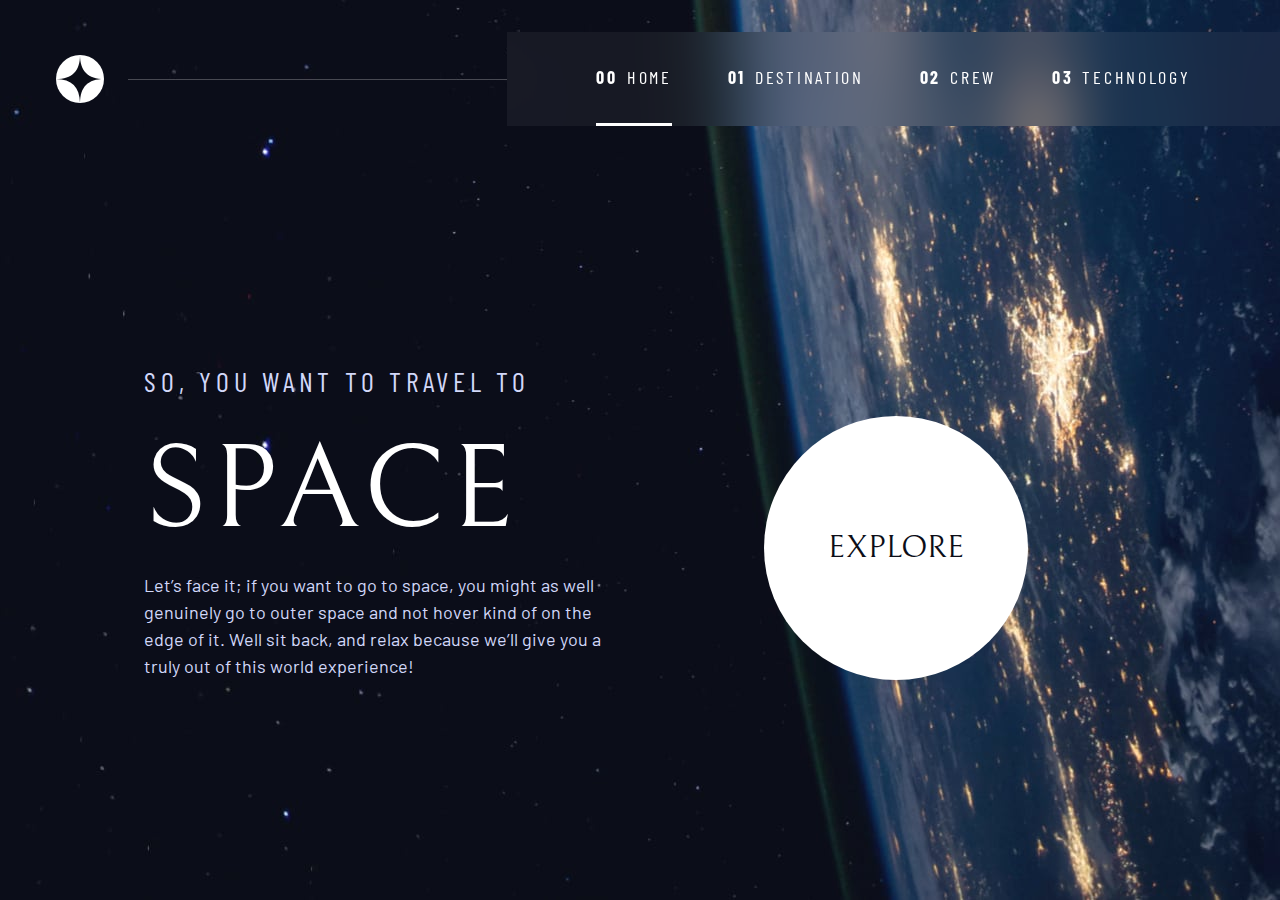
<file: index.html>
<!DOCTYPE html>
<html lang="en">
<head>
  <meta charset="UTF-8">
  <meta name="viewport" content="width=device-width, initial-scale=1.0">

  <link rel="icon" type="image/png" sizes="32x32" href="./assets/favicon-32x32.png">
  <link rel="preconnect" href="https://fonts.googleapis.com">
  <link rel="preconnect" href="https://fonts.gstatic.com" crossorigin>
  <link href="https://fonts.googleapis.com/css2?family=Barlow+Condensed:wght@400;700&family=Barlow:wght@400;700&family=Bellefair&display=swap" rel="stylesheet">
  <link rel="stylesheet" href="index.css">
  <title>Frontend Mentor | Space tourism website</title>
  <script src="navigation.js" defer></script>
</head>

<body class="home">
  <a class="skip-to-content" href="#main">Skip to content</a>
  <header class="primary-header flex">
    <div>
      <img src="./assets/shared/logo.svg" alt="Space tourism logo" class="logo" />
    </div>
    <button class="mobile-nav-toggle" aria-controls="primary-navigation"><span class="sr-only" aria-expanded="false">Menu</span></button>
    <nav>
      <ul id="primary-navigation" data-visible="false" class="primary-navigation underline-indicators sideline-indicators flex">
        <li class="active"><a class="ff-sans-cond uppercase text-white letter-spacing-2" href="index.html" ><span aria-hidden="true">00</span>Home</a></li>
        <li><a class="ff-sans-cond uppercase text-white letter-spacing-2" href="destination.html"><span aria-hidden="true">01</span>Destination</a></li>
        <li><a class="ff-sans-cond uppercase text-white letter-spacing-2" href="crew.html"><span aria-hidden="true">02</span>Crew</a></li>
        <li><a class="ff-sans-cond uppercase text-white letter-spacing-2" href="technology.html"><span aria-hidden="true">03</span>Technology</a></li>
      </ul>
    </nav>
  </header>

  <main id="main" class="grid-container grid-container--home">
    <div class="flow">
      <h1 class="text-accent fs-500 ff-sans-cond uppercase letter-spacing-1">So, you want to travel to
      <span class="d-inline-block fs-900 ff-serif text-white">Space</span></h1>
      <p class="text-accent">
        Let’s face it; if you want to go to space, you might as well genuinely go to 
        outer space and not hover kind of on the edge of it. Well sit back, and relax 
        because we’ll give you a truly out of this world experience!
      </p>
    </div>

    <div>
      <a href="destination.html" class="large-button uppercase ff-serif text-dark bg-white">Explore</a>
    </div>
  </main>
</body>
</html>
</file>
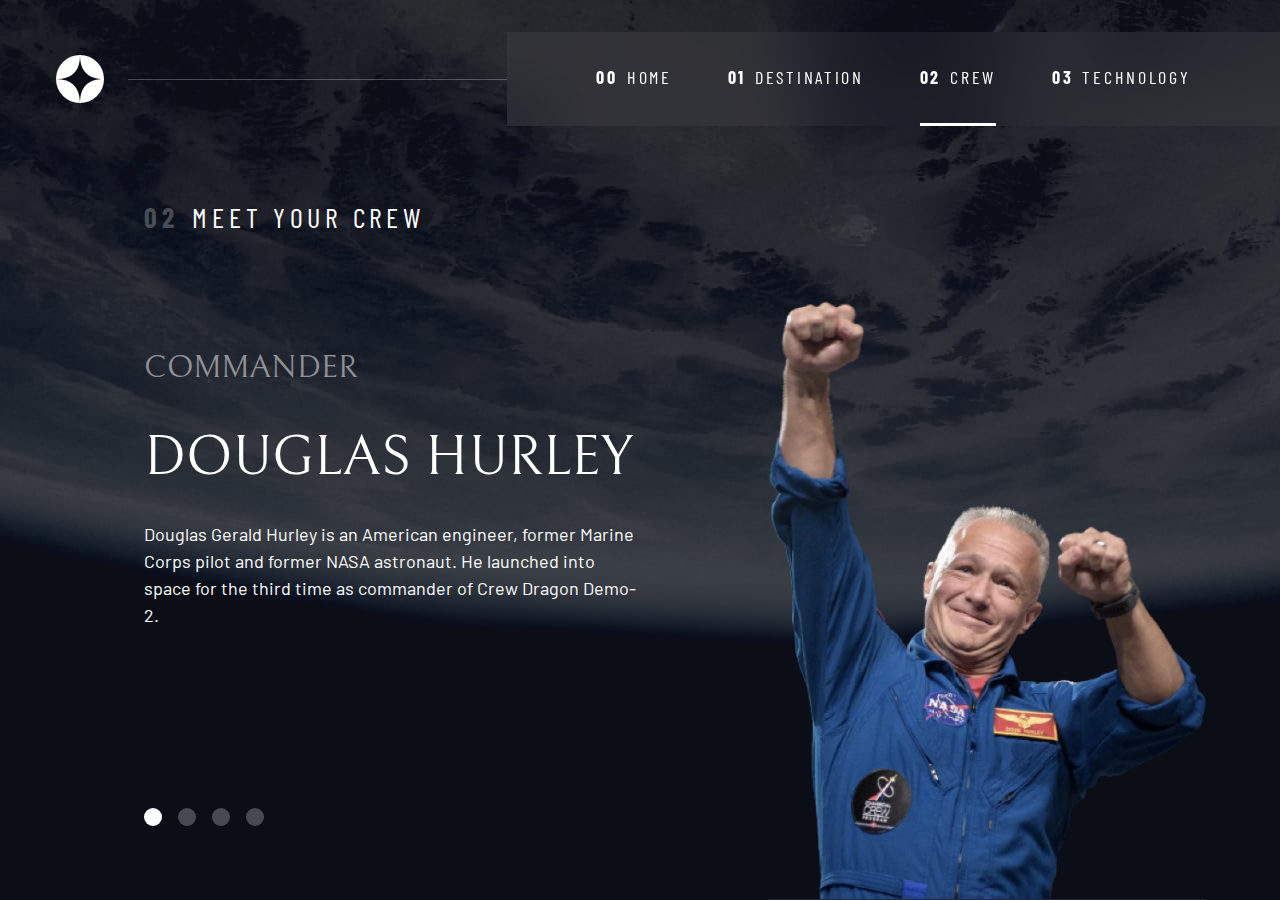
<file: crew.html>
<!DOCTYPE html>
<html lang="en">
<head>
  <meta charset="UTF-8">
  <meta name="viewport" content="width=device-width, initial-scale=1.0">

  <link rel="icon" type="image/png" sizes="32x32" href="./assets/favicon-32x32.png">
  <link rel="preconnect" href="https://fonts.googleapis.com">
  <link rel="preconnect" href="https://fonts.gstatic.com" crossorigin>
  <link href="https://fonts.googleapis.com/css2?family=Barlow+Condensed:wght@400;700&family=Barlow:wght@400;700&family=Bellefair&display=swap" rel="stylesheet">
  <link rel="stylesheet" href="index.css">
  <title>Frontend Mentor | Space tourism website</title>
  <script src="navigation.js" defer></script>
  <script src="tabs.js" defer></script>
</head>

<body class="crew">
  <a class="skip-to-content" href="#main">Skip to content</a>
  <header class="primary-header flex">
    <div>
      <img src="./assets/shared/logo.svg" alt="Space tourism logo" class="logo" />
    </div>
    <button class="mobile-nav-toggle" aria-controls="primary-navigation"><span class="sr-only" aria-expanded="false">Menu</span></button>
    <nav>
      <ul id="primary-navigation" data-visible="false" class="primary-navigation underline-indicators flex">
        <li><a class="ff-sans-cond uppercase text-white letter-spacing-2" href="index.html" ><span aria-hidden="true">00</span>Home</a></li>
        <li><a class="ff-sans-cond uppercase text-white letter-spacing-2" href="destination.html"><span aria-hidden="true">01</span>Destination</a></li>
        <li class="active"><a class="ff-sans-cond uppercase text-white letter-spacing-2" href="crew.html"><span aria-hidden="true">02</span>Crew</a></li>
        <li><a class="ff-sans-cond uppercase text-white letter-spacing-2" href="technology.html"><span aria-hidden="true">03</span>Technology</a></li>
      </ul>
    </nav>
  </header>

  <main id="main" class="grid-container grid-container--crew flow">
    <h1 class="numbered-title"><span aria-hidden="true">02</span>Meet your crew</h1>

    <div class="dot-indicators flex" role="tablist" aria-label="crew member list">
      <button aria-selected="true" aria-controls="commander-tab" role="tab" data-image="commander-image" tabindex="0"><span class="sr-only">The commander</span></button>
      <button aria-selected="false" aria-controls="mission-tab" role="tab" data-image="mission-image" tabindex="-1"><span class="sr-only">The mission specialist</span></button>
      <button aria-selected="false" aria-controls="pilot-tab" role="tab" data-image="pilot-image" tabindex="-1"><span class="sr-only">The pilot</span></button>
      <button aria-selected="false" aria-controls="crew-tab" role="tab" data-image="crew-image" tabindex="-1"><span class="sr-only">The crew engineer</span></button>
    </div>

    <!-- Commander -->
    <article class="crew-details flow" id="commander-tab" role="tabpanel" tabindex="0">
      <header class="flow flow--space--small">
        <h2 class="fs-600 ff-serif uppercase">Commander</h2>
        <p class="fs-700 uppercase ff-serif">Douglas Hurley</p>
      </header>
      <p>
        Douglas Gerald Hurley is an American engineer, former Marine Corps pilot 
        and former NASA astronaut. He launched into space for the third time as 
        commander of Crew Dragon Demo-2.
      </p>
    </article>

    <!-- Mission Specialist -->
    <article hidden class="crew-details flow" id="mission-tab" role="tabpanel" tabindex="0">
      <header class="flow flow--space--small">
        <h2 class="fs-600 ff-serif uppercase">Mission Specialist</h2>
        <p class="fs-700 uppercase ff-serif">Mark Shuttleworth</p>
      </header>
      <p>
        Mark Richard Shuttleworth is the founder and CEO of Canonical, the company behind 
        the Linux-based Ubuntu operating system. Shuttleworth became the first South 
        African to travel to space as a space tourist.
      </p>
    </article>

    <!-- Pilot -->
    <article hidden class="crew-details flow" id="pilot-tab" role="tabpanel" tabindex="0">
      <header class="flow flow--space--small">
        <h2 class="fs-600 ff-serif uppercase">Pilot</h2>
        <p class="fs-700 uppercase ff-serif">Victor Glover</p>
      </header>
      <p>
        Pilot on the first operational flight of the SpaceX Crew Dragon to the 
        International Space Station. Glover is a commander in the U.S. Navy where 
        he pilots an F/A-18.He was a crew member of Expedition 64, and served as a 
        station systems flight engineer. 
      </p>
    </article>

    <!-- Flight Engineer -->
    <article hidden class="crew-details flow" id="crew-tab" role="tabpanel" tabindex="0">
      <header class="flow flow--space--small">
        <h2 class="fs-600 ff-serif uppercase">Flight Engineer</h2>
        <p class="fs-700 uppercase ff-serif">Anousheh Ansari</p>
      </header>
      <p>
        Anousheh Ansari is an Iranian American engineer and co-founder of Prodea Systems. 
        Ansari was the fourth self-funded space tourist, the first self-funded woman to 
        fly to the ISS, and the first Iranian in space. 
      </p>
    </article>

    <picture id="commander-image">
      <source srcset="assets/crew/image-douglas-hurley.webp" type="image/webp" />
      <img src="assets/crew/image-douglas-hurley.png" alt="Douglas Hurley" />
    </picture>
    <picture hidden id="mission-image">
      <source srcset="assets/crew/image-mark-shuttleworth.webp" type="image/webp" />
      <img src="assets/crew/image-mark-shuttleworth.png" alt="Mark Shuttleworth" />
    </picture>
    <picture hidden id="pilot-image">
      <source srcset="assets/crew/image-victor-glover.webp" type="image/webp" />
      <img src="assets/crew/image-victor-glover.png" alt="Victor Glover" />
    </picture>
    <picture hidden id="crew-image">
      <source srcset="assets/crew/image-anousheh-ansari.webp" type="image/webp" />
      <img src="assets/crew/image-anousheh-ansari.png" alt="Anousheh Ansari" />
    </picture>
  </main>
</body>
</html>
</file>
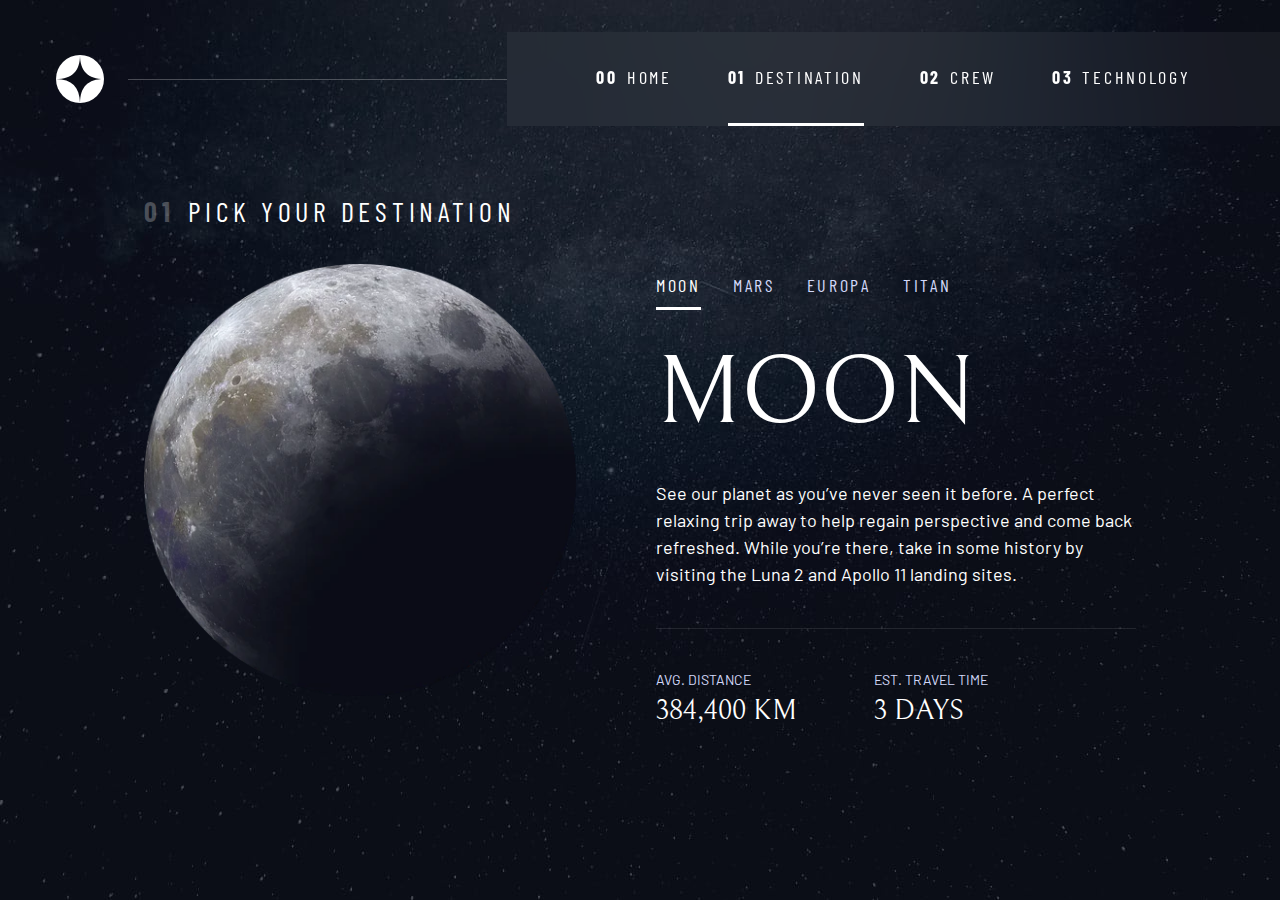
<file: destination.html>
<!DOCTYPE html>
<html lang="en">
<head>
  <meta charset="UTF-8">
  <meta name="viewport" content="width=device-width, initial-scale=1.0">

  <link rel="icon" type="image/png" sizes="32x32" href="./assets/favicon-32x32.png">
  <link rel="preconnect" href="https://fonts.googleapis.com">
  <link rel="preconnect" href="https://fonts.gstatic.com" crossorigin>
  <link href="https://fonts.googleapis.com/css2?family=Barlow+Condensed:wght@400;700&family=Barlow:wght@400;700&family=Bellefair&display=swap" rel="stylesheet">
  <link rel="stylesheet" href="index.css">
  <title>Frontend Mentor | Space tourism website</title>
  <script src="navigation.js" defer></script>
  <script src="tabs.js" defer></script>
</head>

<body class="destination">
  <a class="skip-to-content" href="#main">Skip to content</a>
  <header class="primary-header flex">
    <div>
      <img src="./assets/shared/logo.svg" alt="Space tourism logo" class="logo" />
    </div>
    <button class="mobile-nav-toggle" aria-controls="primary-navigation"><span class="sr-only" aria-expanded="false">Menu</span></button>
    <nav>
      <ul id="primary-navigation" data-visible="false" class="primary-navigation underline-indicators sideline-indicators flex">
        <li><a class="ff-sans-cond uppercase text-white letter-spacing-2" href="index.html" ><span aria-hidden="true">00</span>Home</a></li>
        <li class="active"><a class="ff-sans-cond uppercase text-white letter-spacing-2" href="destination.html"><span aria-hidden="true">01</span>Destination</a></li>
        <li><a class="ff-sans-cond uppercase text-white letter-spacing-2" href="crew.html"><span aria-hidden="true">02</span>Crew</a></li>
        <li><a class="ff-sans-cond uppercase text-white letter-spacing-2" href="technology.html"><span aria-hidden="true">03</span>Technology</a></li>
      </ul>
    </nav>
  </header>

  <main id="main" class="grid-container grid-container--destination flow">
    <h1 class="numbered-title"><span aria-hidden="true">01</span>Pick your destination</h1>

    <picture id="moon-image">
      <source srcset="./assets/destination/image-moon.webp" type="image/webp"/>
      <img src="./assets/destination/image-moon.png" alt="the moon" />
    </picture>
    <picture hidden id="mars-image">
      <source srcset="./assets/destination/image-mars.webp" type="image/webp"/>
      <img src="./assets/destination/image-mars.png" alt="the planet mars" />
    </picture>
    <picture hidden id="europa-image">
      <source srcset="./assets/destination/image-europa.webp" type="image/webp"/>
      <img src="./assets/destination/image-europa.png" alt="the planet europa" />
    </picture>
    <picture hidden id="titan-image">
      <source srcset="./assets/destination/image-titan.webp" type="image/webp"/>
      <img src="./assets/destination/image-titan.png" alt="the planet titan" />
    </picture>

    <div class="tab-list flex" role="tablist" aria-label="destination list">
      <button aria-selected="true" role="tab" aria-controls="moon-tab" class="uppercase ff-sans-cond text-accent letter-spacing-2" tabindex="0" data-image="moon-image">Moon</button>
      <button aria-selected="false" role="tab" aria-controls="mars-tab" class="uppercase ff-sans-cond text-accent letter-spacing-2" tabindex="-1" data-image="mars-image">Mars</button>
      <button aria-selected="false" role="tab" aria-controls="europa-tab" class="uppercase ff-sans-cond text-accent letter-spacing-2" tabindex="-1" data-image="europa-image">Europa</button>
      <button aria-selected="false" role="tab" aria-controls="titan-tab" class="uppercase ff-sans-cond text-accent letter-spacing-2" tabindex="-1" data-image="titan-image">Titan</button>
    </div>

    <!-- Moon -->
    <article class="destination-info flow" id="moon-tab" tabindex="0" role="tabpanel">
      <h2 class="fs-800 uppercase ff-serif">Moon</h2>
      <p>
        See our planet as you’ve never seen it before. A perfect relaxing trip away to help 
        regain perspective and come back refreshed. While you’re there, take in some history 
        by visiting the Luna 2 and Apollo 11 landing sites.
      </p>
      <div class="destination-meta flex">
        <div>
          <h3 class="text-accent fs-200 uppercase">Avg. distance</h3>
          <p class="ff-serif uppercase">384,400 km</p>
        </div>
        <div>
          <h3 class="text-accent fs-200 uppercase">Est. travel time</h3>
          <p class="ff-serif uppercase">3 days</p>
        </div>
      </div>
    </article>

    <!-- Mars -->
    <article hidden class="destination-info flow" id="mars-tab" tabindex="0" role="tabpanel">
      <h2 class="fs-800 uppercase ff-serif">Mars</h2>
      <p>
        Don’t forget to pack your hiking boots. You’ll need them to tackle Olympus Mons, 
        the tallest planetary mountain in our solar system. It’s two and a half times 
        the size of Everest!
      </p>
      <div class="destination-meta flex">
        <div>
          <h3 class="text-accent fs-200 uppercase">Avg. distance</h3>
          <p class="ff-serif uppercase">225 mil. km</p>
        </div>
        <div>
          <h3 class="text-accent fs-200 uppercase">Est. travel time</h3>
          <p class="ff-serif uppercase">9 months</p>
        </div>
      </div>
    </article>

    <!-- Europe -->
    <article hidden class="destination-info flow" id="europa-tab" tabindex="0" role="tabpanel">
      <h2 class="fs-800 uppercase ff-serif">Europa</h2>
      <p>
        The smallest of the four Galilean moons orbiting Jupiter, Europa is a 
        winter lover’s dream. With an icy surface, it’s perfect for a bit of 
        ice skating, curling, hockey, or simple relaxation in your snug 
        wintery cabin.
      </p>
      <div class="destination-meta flex">
        <div>
          <h3 class="text-accent fs-200 uppercase">Avg. distance</h3>
          <p class="ff-serif uppercase">628 mil. km</p>
        </div>
        <div>
          <h3 class="text-accent fs-200 uppercase">Est. travel time</h3>
          <p class="ff-serif uppercase">3 years</p>
        </div>
      </div>
    </article>

    <!-- Titan -->
    <article hidden class="destination-info flow" id="titan-tab" tabindex="0" role="tabpanel">
      <h2 class="fs-800 uppercase ff-serif">Titan</h2>
      <p>
        The only moon known to have a dense atmosphere other than Earth, Titan 
        is a home away from home (just a few hundred degrees colder!). As a 
        bonus, you get striking views of the Rings of Saturn.
      </p>
      <div class="destination-meta flex">
        <div>
          <h3 class="text-accent fs-200 uppercase">Avg. distance</h3>
          <p class="ff-serif uppercase">1.6 bil. km</p>
        </div>
        <div>
          <h3 class="text-accent fs-200 uppercase">Est. travel time</h3>
          <p class="ff-serif uppercase">7 years</p>
        </div>
      </div>
    </article>
  </main>
</body>
</html>
</file>
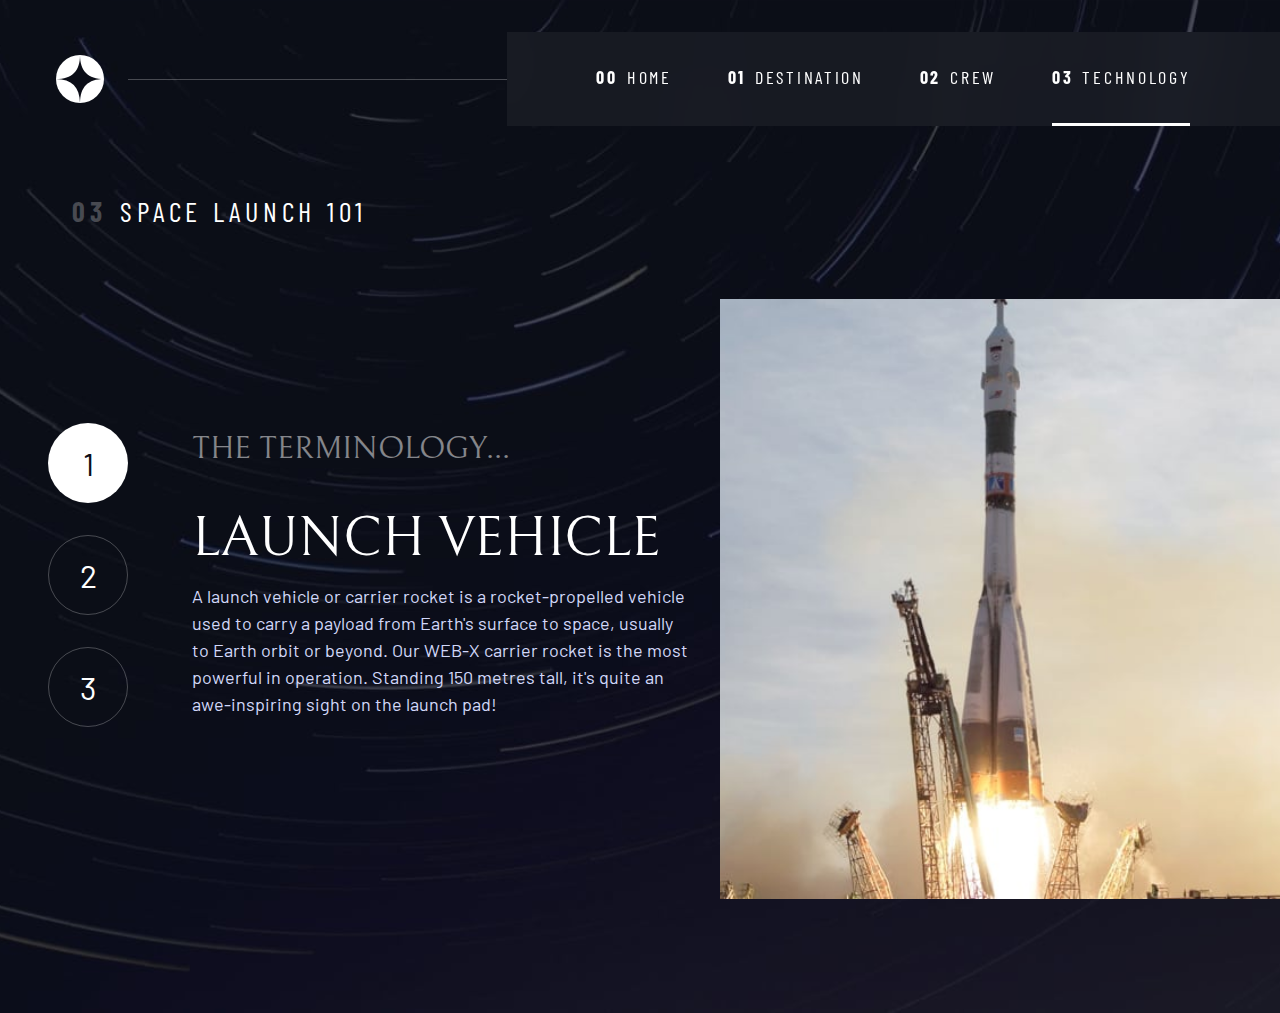
<file: technology.html>
<!DOCTYPE html>
<html lang="en">
<head>
  <meta charset="UTF-8">
  <meta name="viewport" content="width=device-width, initial-scale=1.0">

  <link rel="icon" type="image/png" sizes="32x32" href="./assets/favicon-32x32.png">
  <link rel="preconnect" href="https://fonts.googleapis.com">
  <link rel="preconnect" href="https://fonts.gstatic.com" crossorigin>
  <link href="https://fonts.googleapis.com/css2?family=Barlow+Condensed:wght@400;700&family=Barlow:wght@400;700&family=Bellefair&display=swap" rel="stylesheet">
  <link rel="stylesheet" href="index.css">
  <title>Frontend Mentor | Space tourism website</title>
  <script src="navigation.js" defer></script>
  <script src="tabs.js" defer></script>
</head>

<body class="technology">
  <a class="skip-to-content" href="#main">Skip to content</a>
  <header class="primary-header flex">
    <div>
      <img src="./assets/shared/logo.svg" alt="Space tourism logo" class="logo" />
    </div>
    <button class="mobile-nav-toggle" aria-controls="primary-navigation"><span class="sr-only" aria-expanded="false">Menu</span></button>
    <nav>
      <ul id="primary-navigation" data-visible="false" class="primary-navigation underline-indicators sideline-indicators flex">
        <li><a class="ff-sans-cond uppercase text-white letter-spacing-2" href="index.html" ><span aria-hidden="true">00</span>Home</a></li>
        <li><a class="ff-sans-cond uppercase text-white letter-spacing-2" href="destination.html"><span aria-hidden="true">01</span>Destination</a></li>
        <li><a class="ff-sans-cond uppercase text-white letter-spacing-2" href="crew.html"><span aria-hidden="true">02</span>Crew</a></li>
        <li class="active"><a class="ff-sans-cond uppercase text-white letter-spacing-2" href="technology.html"><span aria-hidden="true">03</span>Technology</a></li>
      </ul>
    </nav>
  </header>

  <main id="main" class="grid-container grid-container--technology flow">
    <h1 class="numbered-title"><span aria-hidden="true">03</span>Space launch 101</h1>

    <div class="num-indicators flex" role="tablist" aria-label="technology list">
      <button aria-selected="true" aria-controls="launch-vehicle-tab" role="tab" data-image="launch-vehicle-image" tabindex="0">1</button>
      <button aria-selected="false" aria-controls="spaceport-tab" role="tab" data-image="spaceport-image" tabindex="-1">2</button>
      <button aria-selected="false" aria-controls="space-capsule-tab" role="tab" data-image="space-capsule-image" tabindex="-1">3</button>  
    </div>

    <!-- Launch vehicle -->
    <article id="launch-vehicle-tab" class="technology-details flow" role="tabpanel" tabindex="0">
      <header class="flow flow--space--small">
        <h2 class="fs-600 ff-serif uppercase">The terminology...</h2>
        <p class="fs-700 ff-serif uppercase">Launch vehicle</p>
      </header>
      <p class="text-accent flow--space--small">
        A launch vehicle or carrier rocket is a rocket-propelled vehicle used to carry a 
        payload from Earth's surface to space, usually to Earth orbit or beyond. Our 
        WEB-X carrier rocket is the most powerful in operation. Standing 150 metres tall, 
        it's quite an awe-inspiring sight on the launch pad!
      </p>
    </article>

    <!-- Spaceport -->
    <article hidden id="spaceport-tab" class="technology-details flow" role="tabpanel" tabindex="0">
      <header class="flow flow--space--small">
        <h2 class="fs-600 ff-serif uppercase">The terminology...</h2>
        <p class="fs-700 ff-serif uppercase">Spaceport</p>
      </header>
      <p class="text-accent flow--space--small">
        A spaceport or cosmodrome is a site for launching (or receiving) spacecraft, 
        by analogy to the seaport for ships or airport for aircraft. Based in the 
        famous Cape Canaveral, our spaceport is ideally situated to take advantage 
        of the Earth’s rotation for launch.
      </p>
    </article>

    <!-- Space capsule -->
    <article hidden id="space-capsule-tab" class="technology-details flow" role="tabpanel" tabindex="0">
      <header class="flow flow--space--small">
        <h2 class="fs-600 ff-serif uppercase">The terminology...</h2>
        <p class="fs-700 ff-serif uppercase">Space capsule</p>
      </header>
      <p class="text-accent flow--space--small">
        A space capsule is an often-crewed spacecraft that uses a blunt-body reentry 
        capsule to reenter the Earth's atmosphere without wings. Our capsule is where 
        you'll spend your time during the flight. It includes a space gym, cinema, 
        and plenty of other activities to keep you entertained.
      </p>
    </article>

    <picture id="launch-vehicle-image">
      <img src="assets/technology/image-launch-vehicle-portrait.jpg" alt="launch vehicle" class="portrait" >
      <img src="assets/technology/image-launch-vehicle-landscape.jpg" alt="launch vehicle" class="landscape" >
    </picture>
    <picture hidden id="spaceport-image">
      <img src="assets/technology/image-spaceport-portrait.jpg" alt="spaceport" class="portrait" >
      <img src="assets/technology/image-spaceport-landscape.jpg" alt="spaceport" class="landscape" >
    </picture>
    <picture hidden id="space-capsule-image">
      <img src="assets/technology/image-space-capsule-portrait.jpg" alt="space capsule" class="portrait" >
      <img src="assets/technology/image-space-capsule-landscape.jpg" alt="space capsule" class="landscape" >
    </picture>
    
  </main>
</body>
</html>
</file>
<file: index.css>
/* ------------------ */ 
/* Custom             */ 
/* ------------------ */ 

:root {
  --clr-dark: 230 35% 7%;
  --clr-light: 231 77% 90%;
  --clr-white: 0 0% 100%;

  --fs-900: clamp(5rem, 8vw + 1rem, 9.375rem);
  --fs-800: 3.5rem;
  --fs-700: 1.5rem;
  --fs-600: 1.125rem;
  --fs-500: 1rem;
  --fs-400: 0.938rem;
  --fs-300: 0.875rem;

  --ff-serif: "Bellefair", serif;
  --ff-sans-cond: "Barlow Condensed", sans-serif;
  --ff-sans-normal: "Barlow", sans-serif;
}

@media (min-width: 35em) {
  :root {
    --fs-800: 5rem;
    --fs-700: 2.5rem;
    --fs-600: 1.5rem;
    --fs-500: 1.25rem;
    --fs-400: 1rem;
  }
}

@media (min-width: 45em) {
  :root {
    --fs-800: 6rem;
    --fs-700: 3.5rem;
    --fs-600: 2rem;
    --fs-500: 1.75rem;
    --fs-400: 1.125rem;
    --fs-300: 1rem;
    --fs-200: 0.875rem;
  }
}

/* ------------------ */ 
/* Reset              */ 
/* ------------------ */ 

*,
*::before,
*::after {
  box-sizing: border-box;
}

body,
h1,
h2,
h3,
h4,
h5,
p,
figure,
picture {
  margin: 0;
}

h1,
h2,
h3,
h4,
h5,
h6,
p {
  font-weight: 400;
}

body {
  font-family: var(--ff-sans-normal);
  font-size: var(--fs-400);
  color: hsl( var(--clr-white) );
  background-color: hsl( var(--clr-dark) );
  line-height: 1.5;
  min-height: 100vh;
  display: grid;
  grid-template-rows: min-content 1fr;
  overflow-x: hidden;
}

img,
picture {
  max-width: 100%;
  display: block;
}

picture[hidden] {
  display: none;
}

input,
button,
textarea,
select {
  font: inherit;
}

@media (prefers-reduced-motion: reduce) {
  *,
  *::before,
  *::after {
    animation-duration: 0.01ms !important;
    animation-iteration-count: 1 !important;
    transition-duration: 0.01ms !important;
    scroll-behavior: auto !important;
  }
}

/* ------------------ */ 
/* Utility            */ 
/* ------------------ */ 

.flex {
  display: flex;
  gap: var(--gap, 1rem);
}

.grid {
  display: grid;
  gap: var(--gap, 1rem);
}

.d-block {
  display: block;
}

.d-inline-block {
  display: inline-block;
  margin-top: 1.5rem;
}

/* .flow > * + * { */
.flow > *:where(:not(:first-child)) {
  margin-top: var(--flow-space, 1rem);
}

.flow--space--small {
  --flow-space: .75em;
}

.container {
  padding-inline: 2rem;
  margin-inline: auto;
  max-width: 80rem;
}

/* screen-reader only */
.sr-only {
  position: absolute;
  width: 1px;
  height: 1px;
  padding: 0;
  margin: -1px;
  overflow: hidden;
  clip: rect(0, 0, 0, 0);
  white-space: nowrap;
  border: 0;
}

.skip-to-content {
  position: absolute;
  z-index: 9999;
  background: hsl( var(--clr-white) );
  color: hsl( var(--clr-dark) );
  padding: .5em 1em;
  margin-inline: auto;
  transform: translateY(-100%);
  transition: transform 250ms ease-in;
}

.skip-to-content:focus {
  transform: translateY(0);
}

.bg-dark { background-color: hsl( var(--clr-dark) );}
.bg-accent { background-color: hsl( var(--clr-light) );}
.bg-white { background-color: hsl( var(--clr-white) );}
.text-dark { color: hsl( var(--clr-dark) );}
.text-accent { color: hsl( var(--clr-light) );}
.text-white { color: hsl( var(--clr-white) );}

.ff-serif { font-family: var(--ff-serif); }
.ff-sans-cond { font-family: var(--ff-sans-cond); }
.ff-sans-normal { font-family: var(--ff-sans-normal); }

.letter-spacing-1 { letter-spacing: 4.75px; }
.letter-spacing-2 { letter-spacing: 2.7px; }
.letter-spacing-3 { letter-spacing: 2.35px; }

.uppercase { text-transform: uppercase; }

.fs-900 { font-size: var(--fs-900); }
.fs-800 { font-size: var(--fs-800); }
.fs-700 { font-size: var(--fs-700); }
.fs-600 { font-size: var(--fs-600); }
.fs-500 { font-size: var(--fs-500); }
.fs-400 { font-size: var(--fs-400); }
.fs-300 { font-size: var(--fs-300); }
.fs-200 { font-size: var(--fs-200); }

.fs-900,
.fs-800,
.fs-700,
.fs-600 {
  line-height: 1.1;
}

.numbered-title {
  font-family: var(--ff-sans-cond);
  font-size: var(--fs-500);
  text-transform: uppercase;
  letter-spacing: 4.72px;
}

.numbered-title span {
  margin-right: .5em;
  font-weight: 700;
  color: hsl( var(--clr-white) / .25 );
}

/* ------------------ */ 
/* Components         */ 
/* ------------------ */ 

.large-button {
  font-size: var(--fs-600);
  position: relative;
  z-index: 1;
  display: inline-grid;
  place-items: center;
  padding: 0 2em;
  border-radius: 50%;
  aspect-ratio: 1;
  text-decoration: none;
}

@media (min-width: 35rem) {
  .large-button {
    font-size: 2rem;
    margin-top: 4.125rem;
  }
}

@media (min-width: 45rem) {
  .large-button {
    margin-top: 0;
  }
}

.large-button::after {
  content: '';
  position: absolute;
  z-index: -1;
  width: 100%;
  height: 100%;
  background: hsl( var(--clr-white) / .1);
  border-radius: 50%;
  opacity: 0;
  transition: opacity 500ms linear, transform 750ms ease-in-out;
}

.large-button:hover::after,
.large-button:focus::after {
  transform: scale(1.5);
  opacity: 1;
}

.logo {
  margin: 1.5rem clamp(1.5rem, 5vw, 3.5rem);
}

.primary-header {
  justify-content: space-between;
  align-items: center;
}

.primary-navigation {
  --gap: clamp(1.5rem, 5vw, 3.5rem);
  --underline-gap: 2rem;
  list-style: none;
  padding: 0;
  margin: 0;
  background: hsl( var(--clr-black) / .095 );
}

.primary-navigation a {
  text-decoration: none;
}

.primary-navigation a > span {
  font-weight: 700;
  margin-right: .5em;
}

@supports (backdrop-filter: blur(1rem)) {
  .primary-navigation {
    background: hsl( var(--clr-white) / .05 );
    backdrop-filter: blur(2rem);
  }
}

.mobile-nav-toggle {
  display: none;
}

@media (max-width: 35rem) {
  .primary-navigation {
    --underline-gap: .5rem;
    position: fixed;
    z-index: 1000;
    inset: 0 0 0 30%;
    list-style: none;
    padding: min(20rem, 15vh) 2rem;
    padding-right: 0;
    margin: 0;
    flex-direction: column;
    transform: translateX(100%);
    transition: transform 500ms ease-in-out;
  }

  .primary-navigation[data-visible="true"] {
    transform: translateX(0);
  }

  .mobile-nav-toggle {
    display: block;
    position: absolute;
    z-index: 2000;
    top: 2rem;
    right: 1rem;
    border: 0;
    background: transparent;
    background-image: url(./assets/shared/icon-hamburger.svg);
    background-position: center;
    background-repeat: no-repeat;
    width: 1.5rem;
    aspect-ratio: 1;
  }

  .mobile-nav-toggle[aria-expanded="true"] {
    background-image: url(./assets/shared/icon-close.svg);
  }

  .mobile-nav-toggle:focus-visible {
    outline: 5px solid white;
    outline-offset: 5px;
  }

  /* sideline for hamburger menu */
  .sideline-indicators > * {
    padding: 0;
    border: 0;
    border-right: .2rem solid hsl( var(--clr-white) / 0);
    background-color: transparent;
  }
  
  .sideline-indicators > .active {
    border-color: hsl( var(--clr-white) / 1);
  }
}

@media (min-width: 35em) {
  .primary-navigation {
    padding-inline: clamp(3rem, 7vw, 7rem);
  }
}

@media (min-width: 45em) {
  .primary-header::after {
    content: '';
    display: block;
    position: relative;
    height: 1px;
    width: 100%;
    margin-right: -2.5rem;
    background: hsl( var(--clr-white) / .25);
    order: 1;
  }

  nav {
    order: 2;
  }

  .primary-navigation {
    margin-block: 2rem;
  }
}

@media (min-width: 35em) {
  .underline-indicators > * {
    cursor: pointer;
    padding: var(--underline-gap, .5rem) 0;
    border: 0;
    border-bottom: .2rem solid hsl( var(--clr-white) / 0);
    background-color: transparent;
  }

  .underline-indicators > *:hover,
  .underline-indicators > *:focus {
    border-color: hsl( var(--clr-white) / .5);
  }
  
  .underline-indicators > .active,
  .underline-indicators > [aria-selected="true"] {
    color: hsl( var(--clr-white) / 1 );
    border-color: hsl( var(--clr-white) / 1);
  }
}

.tab-list {
  --gap: 2rem;
}

.tab-list > * {
  cursor: pointer;
  padding: var(--underline-gap, .5rem) 0;
  border: 0;
  border-bottom: .2rem solid hsl( var(--clr-white) / 0);
  background: transparent;
}

.tab-list > *:hover,
.tab-list > *:focus {
  border-color: hsl( var(--clr-white) / .5);
}

.tab-list > .active,
.tab-list > [aria-selected="true"] {
  color: hsl( var(--clr-white) / 1 );
  border-color: hsl( var(--clr-white) / 1);
}

.dot-indicators > * {
  cursor: pointer;
  border: 0;
  border-radius: 50%;
  padding: .5em;
  background-color: hsl( var(--clr-white) / .25);
}

.dot-indicators > *:hover,
.dot-indicators > *:focus {
  background-color: hsl( var(--clr-white) / .5);
}

.dot-indicators > [aria-selected="true"] {
  background-color: hsl( var(--clr-white) / 1);
}

.num-indicators > * {
  cursor: pointer;
  border: 1px solid hsl( var(--clr-white) / .25 );
  border-radius: 50%;
  width: 2.5rem;
  aspect-ratio: 1;
  color: hsl( var(--clr-white) );
  background-color: transparent;
}

.num-indicators > *:hover,
.num-indicators > *:focus {
  border-color: hsl( var(--clr-white) );
}

.num-indicators > [aria-selected="true"] {
  background-color: hsl( var(--clr-white) );
  color: hsl( var(--clr-dark) );
}

/* ---------------------------- */ 
/* Page Specific Background     */ 
/* ---------------------------- */ 

body {
  background-size: cover;
  background-position: bottom center;
}

/* Home */
.home {
  background-image: url(./assets/home/background-home-mobile.jpg);
}

@media (min-width: 35rem) {
  .home {
    background-position: center center;
    background-image: url(./assets/home/background-home-tablet.jpg);
  }
}

@media (min-width: 45rem) {
  .home {
    background-image: url(./assets/home/background-home-desktop.jpg);
  }
}

/* Destination */
.destination {
  background-image: url(./assets/destination/background-destination-mobile.jpg);
}

@media (min-width: 35rem) {
  .destination {
    background-position: center center;
    background-image: url(./assets/destination/background-destination-tablet.jpg);
  }
}

@media (min-width: 45rem) {
  .destination {
    background-image: url(./assets/destination/background-destination-desktop.jpg);
  }
}

/* Crew */
.crew {
  background-image: url(./assets/crew/background-crew-mobile.jpg);
}

@media (min-width: 35rem) {
  .crew {
    background-position: center center;
    background-image: url(./assets/crew/background-crew-tablet.jpg);
  }
}

@media (min-width: 45rem) {
  .crew {
    background-image: url(./assets/crew/background-crew-desktop.jpg);
  }
}

/* Technology */
.technology {
  background-image: url(./assets/technology/background-technology-mobile.jpg);
}

@media (min-width: 35rem) {
  .technology {
    background-position: center center;
    background-image: url(./assets/technology/background-technology-tablet.jpg);
  }
}

@media (min-width: 45rem) {
  .technology {
    background-image: url(./assets/technology/background-technology-desktop.jpg);
  }
}

/* ------------------ */ 
/* Layout             */ 
/* ------------------ */ 

.grid-container {
  display: grid;
  text-align: center;
  place-items: center;
  padding-inline: 1.5rem;
  padding-bottom: 4rem;
}

.grid-container p:not([class]) {
  max-width: 50ch;
}

.numbered-title {
  grid-area: title;
}

/* Destination layout */
.grid-container--destination {
  --flow-space: 2rem;
  grid-template-areas: 
    'title'
    'image'
    'tabs'
    'content';
}

.grid-container--destination > picture {
  grid-area: image;
  max-width: 60%;
  align-self: start;
}

.grid-container--destination > .tab-list {
  grid-area: tabs;
}

.grid-container--destination > .destination-info {
  grid-area: content;
}

.destination-meta {
  flex-direction: column;
  border-top: 1px solid hsl( var(--clr-white) / .1);
  padding-top: 2.5rem;
  margin-top: 2.5rem;
}

.destination-meta p {
  font-size: 1.75rem;
}

/* Crew layout */
.grid-container--crew {
  --flow-space: 2rem;
  grid-template-areas: 
    'title'
    'image'
    'tabs'
    'content';
}

.grid-container--crew > picture {
  grid-area: image;
  max-width: 60%;
  border-bottom: 1px solid hsl( var(--clr-white) / .1 );
}

.grid-container--crew > .dot-indicators {
  grid-area: tabs;
}

.grid-container--crew > .crew-details {
  grid-area: content;
}

.crew-details h2 {
  color: hsl( var(--clr-white) / .5 );
}

/* Technology layout */
.grid-container--technology {
  padding-inline: 0;
}

.grid-container--technology {
  --flow-space: 2rem;
  grid-template-areas: 
    'title'
    'image'
    'tabs'
    'content';
}

.grid-container--technology > .numbered-title {
  padding-inline: 1.5rem;
}

.grid-container--technology > picture {
  grid-area: image;
  width: 100%;
  max-height: 18rem;
  overflow: hidden;
  margin-top: 5rem;
}

.grid-container--technology > picture > img {
  width: 100%;
  height: auto;
  transform: translateY(-6rem);
}

.grid-container--technology > .num-indicators {
  grid-area: tabs;
}

.grid-container--technology > .technology-details {
  grid-area: content;
  padding-inline: 1.5rem;
}

.technology-details h2 {
  color: hsl( var(--clr-white) / .5 );
}

.landscape {
  display: none;
}

@media (min-width: 35em) {
  .numbered-title {
    justify-self: start;
    margin-top: 2rem;
  }

  .destination-meta {
    flex-direction: row;
    justify-content: space-evenly;
  }

  .grid-container--home {
    padding-inline: 5.5rem;
    margin: 8rem 0 2.5rem 0;
  }

  .grid-container--crew {
    padding-bottom: 0;
    grid-template-areas: 
      'title'
      'content'
      'tabs'
      'image';
  }

  .landscape {
    display: block;
  }

  .portrait {
    display: none;
  }

  .grid-container--technology > picture {
    width: 100%;
    height: 100%;
    overflow: visible;
  }
  
  .grid-container--technology > picture > img {
    height: 100%;
    object-fit: cover;
    transform: translateY(0);
  }

  .grid-container--technology > .technology-details {
    padding-inline: 5.5rem;
  }
}

@media (min-width: 45em) {
  .grid-container {
    text-align: left;
    column-gap: var(--container-gap, 2rem);
    grid-template-columns: minmax(1rem, 1fr) repeat(2, minmax(0, 30rem)) minmax(1rem, 1fr);
  }

  .grid-container--home {
    padding-bottom: max(6rem, 20vh);
    align-items: end;
  }

  .grid-container--home > *:first-child {
    grid-column: 2;
  }

  .grid-containe--homer > *:last-child {
    grid-column: 3;
  }

  .grid-container--destination {
    justify-items: start;
    align-content: start;
    grid-template-areas: 
      '. title title .'
      '. image tabs .'
      '. image content .';
  }

  .grid-container--destination > picture {
    max-width: 90%;
  }

  .destination-meta {
    --gap: min(6vw, 6rem);
    justify-content: start;
  }

  .grid-container--crew {
    grid-template-columns: minmax(1rem, 1fr) minmax(0, 37rem) minmax(0, 23rem) minmax(1rem, 1fr);
    justify-items: start;
    grid-template-areas: 
      '. title title .'
      '. content image .'
      '. tabs image .';
  }

  .grid-container--crew > picture {
    grid-column: span 2;
    align-self: end;
    max-width: 90%;
  }

  .grid-container--technology {
    grid-template-columns: minmax(1rem, 1fr) minmax(0, 5rem) minmax(0, 33rem) minmax(0, 38rem);
    justify-items: start;
    grid-template-areas: 
      '. title title .'
      '. tabs content image'
      '. tabs content image';
  }

  .num-indicators {
    flex-direction: column;
    --gap: 2rem;
  }

  .num-indicators > * {
    width: 5rem;
    font-size: var(--fs-600);
  }

  .grid-container--technology > .technology-details {
    padding-inline: 0;
    margin-left: 2rem;
  }

  .grid-container--technology {
    padding-bottom: 8rem;
  }

  .landscape {
    display: none;
  }

  .portrait {
    display: block;
  }

  .grid-container--technology > picture {
    max-height: 37.5rem;
  }
}
</file>
